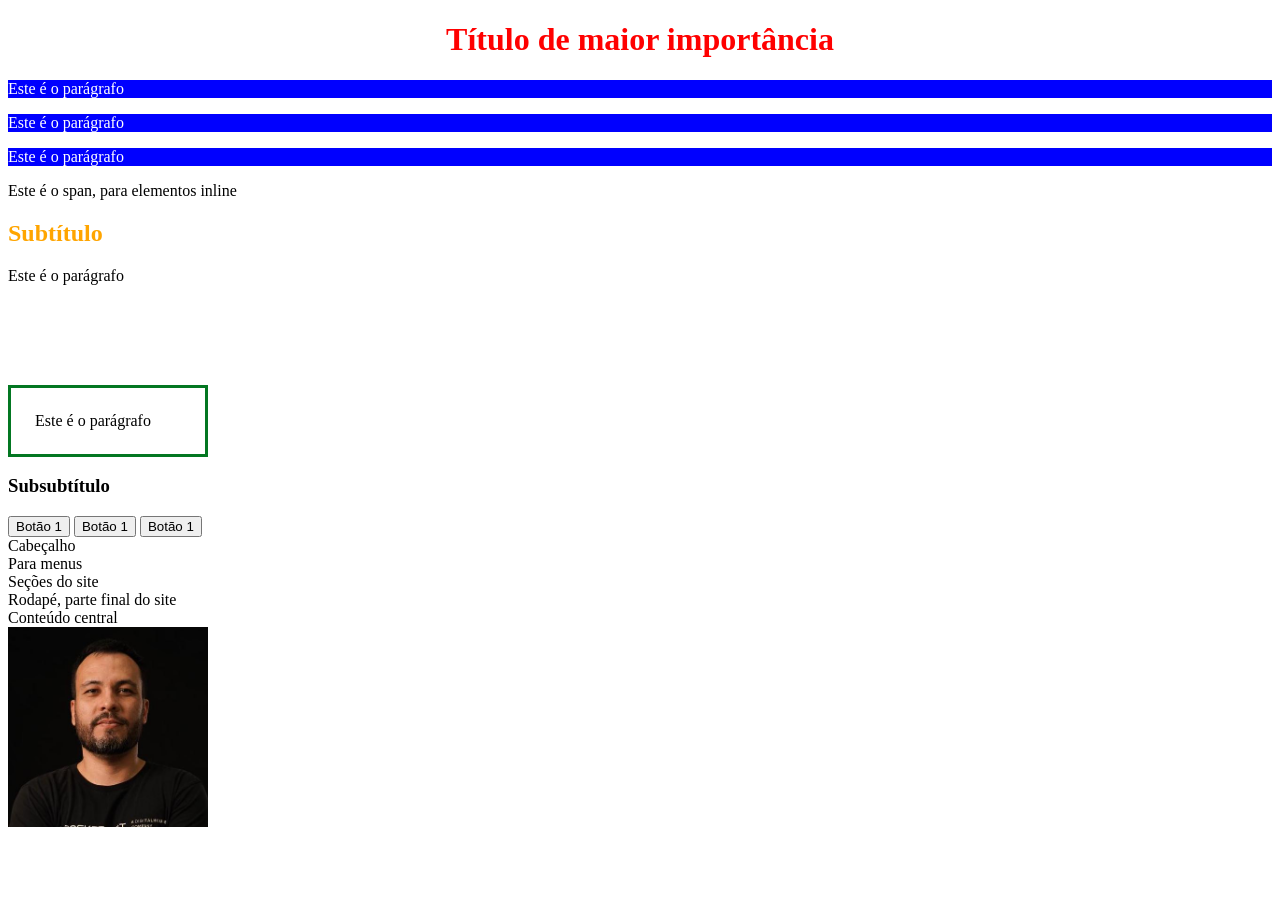
<file: aula-02/index.html>
<!doctype html>
<html lang="pt-br">
  <head>
    <meta charset="UTF-8" />
    <meta name="viewport" content="width=device-width, initial-scale=1.0" />
    <title>Aula 2 - Front-end</title>
    <link rel="stylesheet" href="estilo.css" />
    <style>
      /* .container p {
        background-color: blue;
        color: white;
      }

      h2 {
        color: orange;
      }

      .destaque {
        border: 3px dashed red;
      } */
    </style>
  </head>
  <body>
    <div class="container">
      <h1 style="color: red; text-align: center">
        Título de maior <span>importância</span>
      </h1>
      <p>Este é o parágrafo</p>
      <p>Este é o parágrafo</p>
      <p>Este é o parágrafo</p>
      <span>Este é o span, para elementos inline</span>
    </div>
    <h2>Subtítulo</h2>
    <p>Este é o parágrafo</p>
    <p class="destaque">Este é o parágrafo</p>
    <h3>Subsubtítulo</h3>
    <div>
      <button>Botão 1</button>
      <button>Botão 1</button>
      <button>Botão 1</button>
    </div>

    <header>Cabeçalho</header>
    <nav>Para menus</nav>
    <section>Seções do site</section>
    <footer>Rodapé, parte final do site</footer>
    <main>Conteúdo central</main>
    <!-- <img src="https://avatars.githubusercontent.com/u/50876157?v=4" alt="" /> -->
    <img src="./thiago.jpeg" alt="Foto de perfil do Thiago" width="200" />
  </body>
</html>
</file>
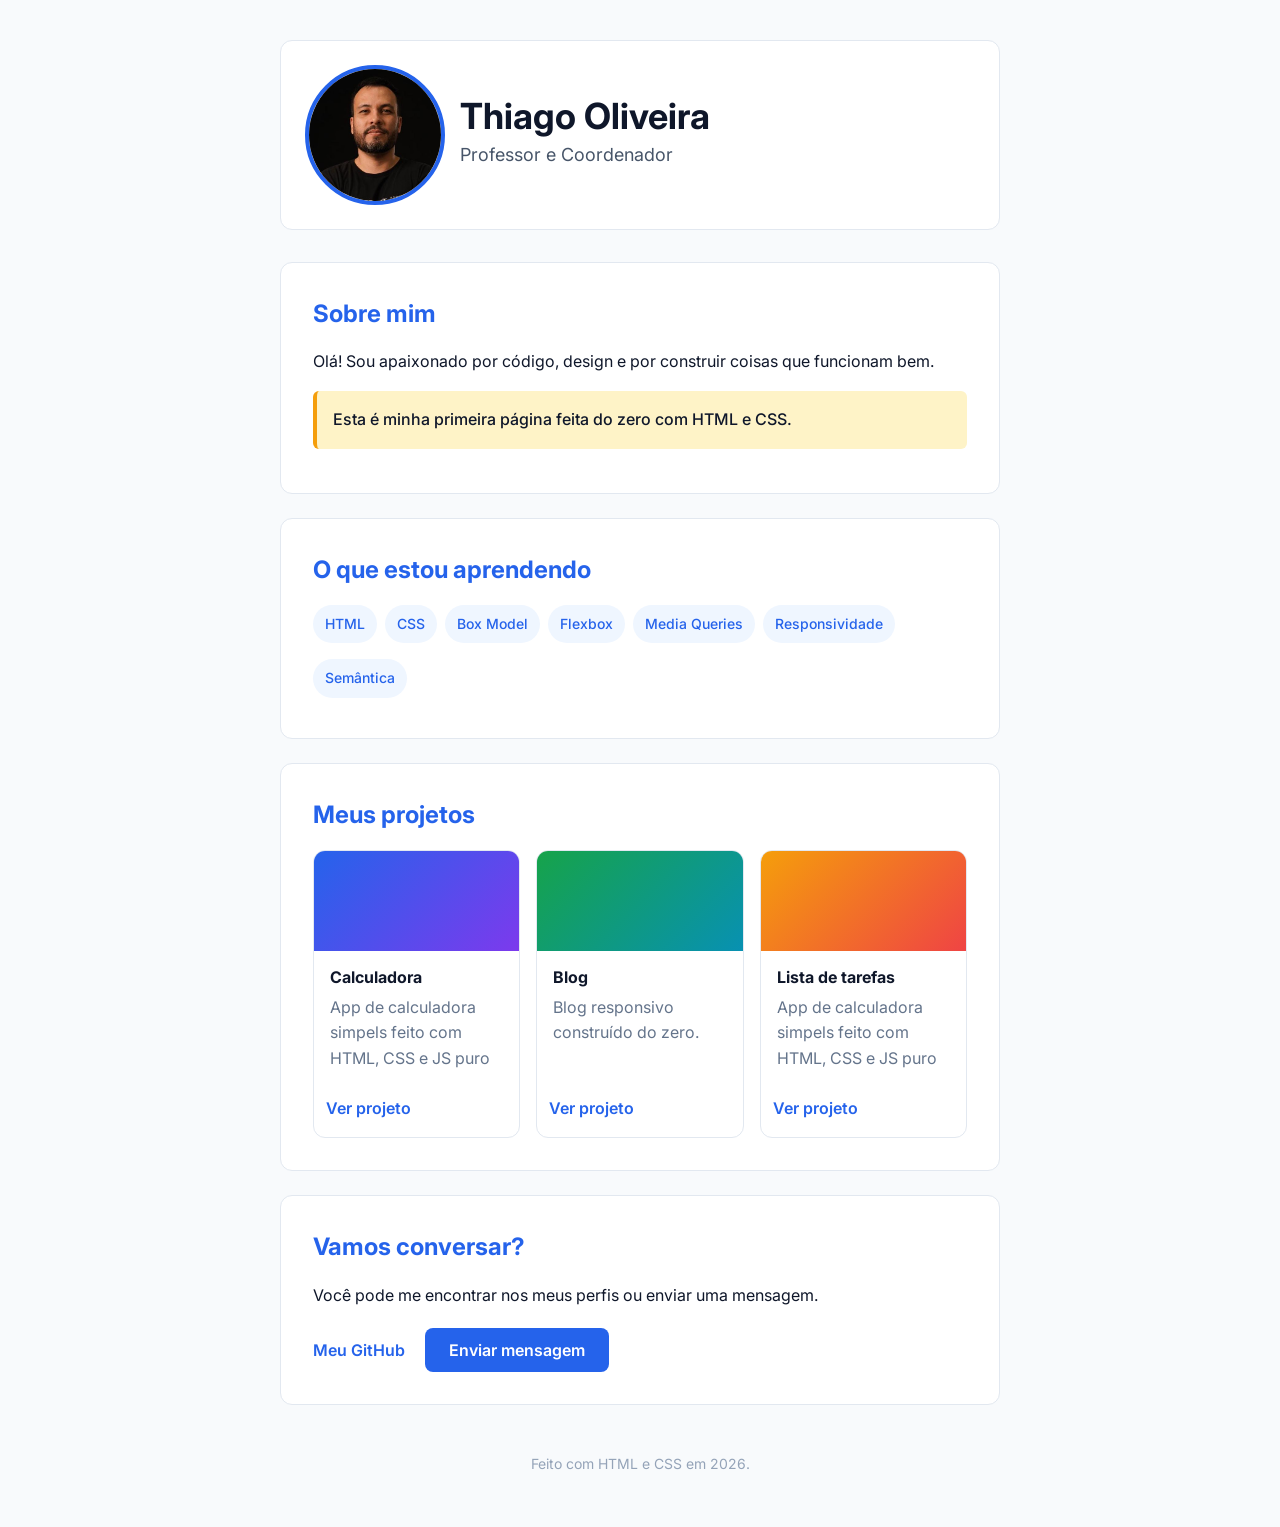
<file: aula-03/index.html>
<!doctype html>
<html lang="pt-BR">
  <head>
    <meta charset="UTF-8" />
    <title>Thiago Oliveira · Sobre mim</title>
    <link rel="preconnect" href="https://fonts.googleapis.com" />
    <link rel="preconnect" href="https://fonts.gstatic.com" crossorigin />
    <link
      href="https://fonts.googleapis.com/css2?family=Inter:wght@400;500;600;700&display=swap"
      rel="stylesheet"
    />
    <link rel="stylesheet" href="./estilo.css" />
  </head>
  <body>
    <header>
      <img src="./images/thiago.jpeg" alt="Foto de Thiago Oliveira" />
      <div>
        <h1>Thiago Oliveira</h1>
        <p class="cargo">Professor e Coordenador</p>
      </div>
    </header>

    <main>
      <section>
        <h2>Sobre mim</h2>
        <p>
          Olá! Sou apaixonado por código, design e por construir coisas que
          funcionam bem.
        </p>
        <p class="destaque">
          Esta é minha primeira página feita do zero com HTML e CSS.
        </p>
      </section>

      <section class="skills">
        <h2>O que estou aprendendo</h2>
        <ul>
          <li>HTML</li>
          <li>CSS</li>
          <li>Box Model</li>
          <li>Flexbox</li>
          <li>Media Queries</li>
          <li>Responsividade</li>
          <li>Semântica</li>
        </ul>
      </section>

      <section>
        <h2>Meus projetos</h2>
        <div class="projetos">
          <article>
            <div class="projeto-imagem projeto-1"></div>
            <h3>Calculadora</h3>
            <p>App de calculadora simpels feito com HTML, CSS e JS puro</p>
            <a href="#">Ver projeto</a>
          </article>

          <article>
            <div class="projeto-imagem projeto-2"></div>
            <h3>Blog</h3>
            <p>Blog responsivo construído do zero.</p>
            <a href="#">Ver projeto</a>
          </article>

          <article>
            <div class="projeto-imagem projeto-3"></div>
            <h3>Lista de tarefas</h3>
            <p>App de calculadora simpels feito com HTML, CSS e JS puro</p>
            <a href="#">Ver projeto</a>
          </article>
        </div>
      </section>

      <section>
        <h2>Vamos conversar?</h2>
        <p>Você pode me encontrar nos meus perfis ou enviar uma mensagem.</p>
        <a href="https://github.com/thiagobraddock">Meu GitHub</a>
        <button>Enviar mensagem</button>
      </section>
    </main>

    <footer>
      <p>Feito com HTML e CSS em 2026.</p>
    </footer>
  </body>
</html>
</file>
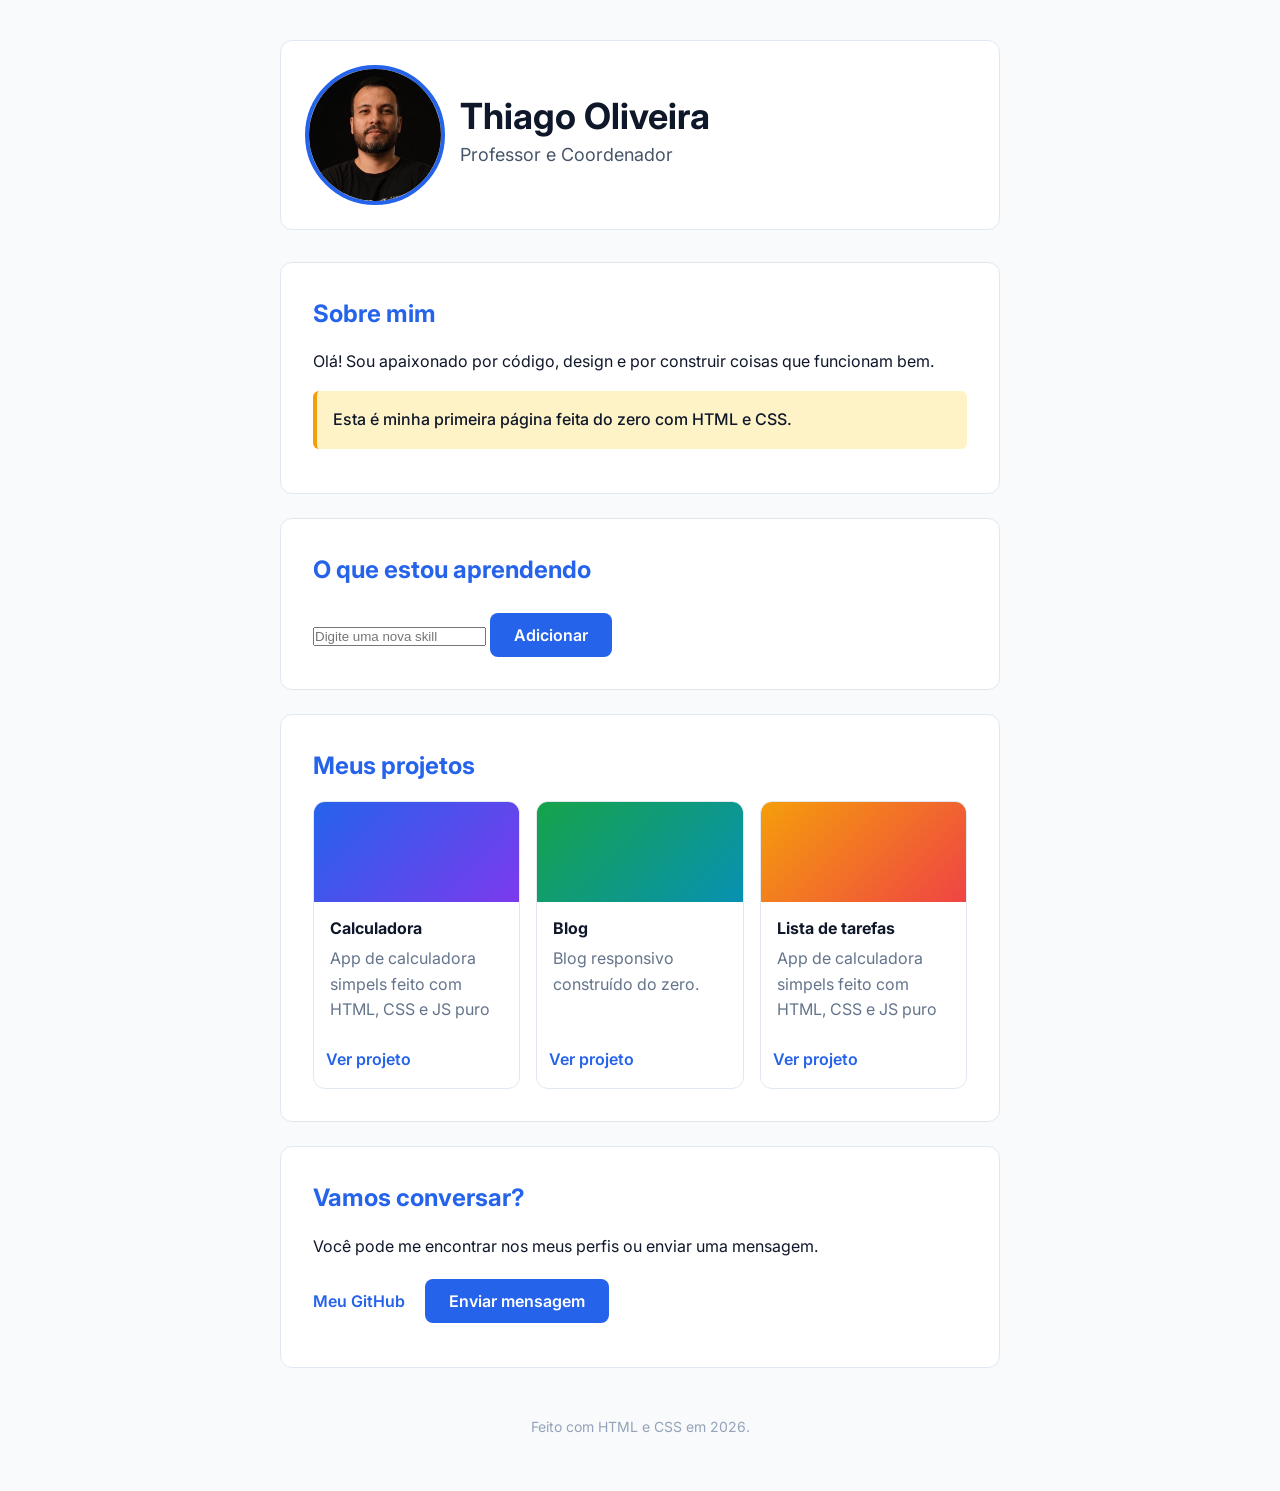
<file: aula-05/index.html>
<!doctype html>
<html lang="pt-BR">
  <head>
    <meta charset="UTF-8" />
    <title>Thiago Oliveira · Sobre mim</title>
    <link rel="preconnect" href="https://fonts.googleapis.com" />
    <link rel="preconnect" href="https://fonts.gstatic.com" crossorigin />
    <link
      href="https://fonts.googleapis.com/css2?family=Inter:wght@400;500;600;700&display=swap"
      rel="stylesheet"
    />
    <link rel="stylesheet" href="./estilo.css" />
  </head>
  <body>
    <header>
      <img src="./images/thiago.jpeg" alt="Foto de Thiago Oliveira" />
      <div>
        <h1>Thiago Oliveira</h1>
        <p class="cargo">Professor e Coordenador</p>
      </div>
    </header>

    <main>
      <section>
        <h2>Sobre mim</h2>
        <p>
          Olá! Sou apaixonado por código, design e por construir coisas que
          funcionam bem.
        </p>
        <p class="destaque">
          Esta é minha primeira página feita do zero com HTML e CSS.
        </p>
      </section>

      <!-- <section class="skills">
        <h2>O que estou aprendendo</h2>
        <ul>
          <li>HTML</li>
          <li>CSS</li>
          <li>Box Model</li>
          <li>Flexbox</li>
          <li>Media Queries</li>
          <li>Responsividade</li>
          <li>Semântica</li>
        </ul>
      </section> -->
      <section class="skills">
        <h2>O que estou aprendendo</h2>

        <ul class="lista-skills"></ul>

        <form class="form-skill">
          <input
            class="input-skill"
            id="nova-skill"
            type="text"
            placeholder="Digite uma nova skill"
            required
          />

          <button type="submit">Adicionar</button>
        </form>
      </section>

      <section>
        <h2>Meus projetos</h2>
        <div class="projetos">
          <article>
            <div class="projeto-imagem projeto-1"></div>
            <h3>Calculadora</h3>
            <p>App de calculadora simpels feito com HTML, CSS e JS puro</p>
            <a href="#">Ver projeto</a>
          </article>

          <article>
            <div class="projeto-imagem projeto-2"></div>
            <h3>Blog</h3>
            <p>Blog responsivo construído do zero.</p>
            <a href="#">Ver projeto</a>
          </article>

          <article>
            <div class="projeto-imagem projeto-3"></div>
            <h3>Lista de tarefas</h3>
            <p>App de calculadora simpels feito com HTML, CSS e JS puro</p>
            <a href="#">Ver projeto</a>
          </article>
        </div>
      </section>

      <section>
        <h2>Vamos conversar?</h2>
        <p>Você pode me encontrar nos meus perfis ou enviar uma mensagem.</p>
        <a href="https://github.com/thiagobraddock">Meu GitHub</a>
        <button class="btn-mensagem">Enviar mensagem</button>

        <!-- adição do formulário para a aula -->
        <form class="formulario-contato escondido">
          <label>Nome</label>
          <input type="text" class="input-nome" />

          <label>Email</label>
          <input type="email" class="input-email" />

          <label>Mensagem</label>
          <textarea class="input-mensagem"></textarea>

          <button type="submit">Enviar</button>
        </form>

        <p class="feedback"></p>
        <!-- fim do form -->
      </section>
    </main>

    <footer>
      <p>Feito com HTML e CSS em 2026.</p>
    </footer>
    <script src="./script.js"></script>
  </body>
</html>
</file>
<file: aula-02/estilo.css>
* {
  box-sizing: border-box;
}

.container p {
  background-color: blue;
  color: white;
}

h2 {
  color: orange;
}

.destaque {
  border: 3px solid rgb(3, 119, 34);
  padding: 24px;
  margin-top: 100px;
  width: 200px;
}
</file>
<file: aula-03/estilo.css>
/* ===== Reset universal ===== */
/* Zera margens e paddings padrão do navegador
       e padroniza o cálculo de tamanho dos elementos */
* {
  margin: 0;
  padding: 0;
  box-sizing: border-box;
}

/* ===== Base do documento ===== */
body {
  font-family: 'Inter', system-ui, sans-serif;
  background: #f8fafc;
  color: #0f172a;
  padding: 40px 20px;
  line-height: 1.6;
}

/* ===== Cabeçalho centralizado ===== */
header {
  display: flex;
  align-items: center;
  gap: 15px;
  background-color: white;
  border: 1px solid #e2e8f0;
  border-radius: 12px;
  max-width: 720px;
  margin: 0 auto 32px auto;
  /* top right bottom left */
  padding: 24px;
}

header h1 {
  margin-bottom: -4px;
}

header img {
  width: 140px; /*largura*/
  height: 140px; /*altura */
  border-radius: 50%;
  border: 4px solid #2563eb;
  object-fit: cover;
}

h1 {
  font-size: 36px;
  margin-bottom: 8px;
}

.cargo {
  color: #475569;
  font-size: 18px;
}

/* ===== Conteúdo principal centralizado ===== */
main {
  max-width: 720px;
  margin: 0 auto;
}

/* ===== Cada bloco vira um card ===== */
section {
  background: white;
  padding: 32px;
  border: 1px solid #e2e8f0;
  border-radius: 12px;
  margin-bottom: 24px;
}

h2 {
  font-size: 24px;
  color: #2563eb;
  margin-bottom: 16px;
}

p {
  margin-bottom: 12px;
}

/* ===== Parágrafo destacado ===== */
.destaque {
  background: #fef3c7;
  padding: 16px;
  border-left: 4px solid #f59e0b;
  border-radius: 6px;
  font-weight: 500;
  margin-top: 16px;
}

/* ===== Lista ===== */
ul {
  padding-left: 24px;
}

ul li {
  margin-bottom: 8px;
}

/* ===== Link ===== */
a {
  color: #2563eb;
  text-decoration: none;
  font-weight: 600;
  display: inline-block;
  margin-right: 16px;
  margin-top: 8px;
}

a:hover {
  text-decoration: underline;
}

/* ===== Botão ===== */
button {
  background: #2563eb;
  color: white;
  border: none;
  padding: 12px 24px;
  font-size: 16px;
  border-radius: 8px;
  cursor: pointer;
  font-family: inherit;
  font-weight: 600;
  margin-top: 8px;
}

button:hover {
  background: #1d4ed8;
}

/* ===== Rodapé ===== */
footer {
  text-align: center;
  margin-top: 48px;
  color: #94a3b8;
  font-size: 14px;
}

/* SKILLS */
.skills ul {
  display: flex;
  list-style-type: none;
  gap: 8px;
  flex-wrap: wrap;
  padding: 0;
  /* responsavel por "quebrar"a linha qdo não existe mais espaço */
}

.skills ul li {
  background-color: #eff6ff;
  color: #2563eb;
  padding: 8px 12px;
  border-radius: 999px;
  font-size: 14px;
  font-weight: 500;
}

.projetos {
  display: flex;
  gap: 16px;
  flex-wrap: wrap;
}

.projetos article {
  background: white;
  flex: 1;
  min-width: 180px;
  border: 1px solid #e2e8f0;
  border-radius: 12px;
  display: flex;
  flex-direction: column;
  overflow: hidden;
}

.projetos .projeto-imagem {
  height: 100px;
}

.projeto-1 {
  background: linear-gradient(135deg, #2563eb, #7c3aed);
}
.projeto-2 {
  background: linear-gradient(135deg, #16a34a, #0891b2);
}
.projeto-3 {
  background: linear-gradient(135deg, #f59e0b, #ef4444);
}

.projetos article h3 {
  font-size: 16px;
  padding: 14px 16px 4px 16px;
}

.projetos article p {
  padding: 0 16px;
  color: #64748b;
  flex-grow: 1;
  /* fazer os p se "esticarem" e ficarem todos no mesmo tamanho */
}

.projetos article a {
  margin: 12px 16px 16px 12px;
  color: #2563eb;
  text-decoration: none;
  font-weight: 600;
}
.projetos article a:hover {
  text-decoration: underline;
}
</file>
<file: aula-05/estilo.css>
/* ===== Reset universal ===== */
/* Zera margens e paddings padrão do navegador
       e padroniza o cálculo de tamanho dos elementos */
* {
  margin: 0;
  padding: 0;
  box-sizing: border-box;
}

/* ===== Base do documento ===== */
body {
  font-family: 'Inter', system-ui, sans-serif;
  background: #f8fafc;
  color: #0f172a;
  padding: 40px 20px;
  line-height: 1.6;
}

/* ===== Cabeçalho centralizado ===== */
header {
  display: flex;
  align-items: center;
  gap: 15px;
  background-color: white;
  border: 1px solid #e2e8f0;
  border-radius: 12px;
  max-width: 720px;
  margin: 0 auto 32px auto;
  /* top right bottom left */
  padding: 24px;
}

header h1 {
  margin-bottom: -4px;
}

header img {
  width: 140px; /*largura*/
  height: 140px; /*altura */
  border-radius: 50%;
  border: 4px solid #2563eb;
  object-fit: cover;
}

h1 {
  font-size: 36px;
  margin-bottom: 8px;
}

.cargo {
  color: #475569;
  font-size: 18px;
}

/* ===== Conteúdo principal centralizado ===== */
main {
  max-width: 720px;
  margin: 0 auto;
}

/* ===== Cada bloco vira um card ===== */
section {
  background: white;
  padding: 32px;
  border: 1px solid #e2e8f0;
  border-radius: 12px;
  margin-bottom: 24px;
}

h2 {
  font-size: 24px;
  color: #2563eb;
  margin-bottom: 16px;
}

p {
  margin-bottom: 12px;
}

/* ===== Parágrafo destacado ===== */
.destaque {
  background: #fef3c7;
  padding: 16px;
  border-left: 4px solid #f59e0b;
  border-radius: 6px;
  font-weight: 500;
  margin-top: 16px;
}

/* ===== Lista ===== */
ul {
  padding-left: 24px;
}

ul li {
  margin-bottom: 8px;
}

/* ===== Link ===== */
a {
  color: #2563eb;
  text-decoration: none;
  font-weight: 600;
  display: inline-block;
  margin-right: 16px;
  margin-top: 8px;
}

a:hover {
  text-decoration: underline;
}

/* ===== Botão ===== */
button {
  background: #2563eb;
  color: white;
  border: none;
  padding: 12px 24px;
  font-size: 16px;
  border-radius: 8px;
  cursor: pointer;
  font-family: inherit;
  font-weight: 600;
  margin-top: 8px;
}

button:hover {
  background: #1d4ed8;
}

/* ===== Rodapé ===== */
footer {
  text-align: center;
  margin-top: 48px;
  color: #94a3b8;
  font-size: 14px;
}

/* SKILLS */
.skills ul {
  display: flex;
  list-style-type: none;
  gap: 8px;
  flex-wrap: wrap;
  padding: 0;
  /* responsavel por "quebrar"a linha qdo não existe mais espaço */
}

.skills ul li {
  background-color: #eff6ff;
  color: #2563eb;
  padding: 8px 12px;
  border-radius: 999px;
  font-size: 14px;
  font-weight: 500;
}

.projetos {
  display: flex;
  gap: 16px;
  flex-wrap: wrap;
}

.projetos article {
  background: white;
  flex: 1;
  min-width: 180px;
  border: 1px solid #e2e8f0;
  border-radius: 12px;
  display: flex;
  flex-direction: column;
  overflow: hidden;
}

.projetos .projeto-imagem {
  height: 100px;
}

.projeto-1 {
  background: linear-gradient(135deg, #2563eb, #7c3aed);
}
.projeto-2 {
  background: linear-gradient(135deg, #16a34a, #0891b2);
}
.projeto-3 {
  background: linear-gradient(135deg, #f59e0b, #ef4444);
}

.projetos article h3 {
  font-size: 16px;
  padding: 14px 16px 4px 16px;
}

.projetos article p {
  padding: 0 16px;
  color: #64748b;
  flex-grow: 1;
  /* fazer os p se "esticarem" e ficarem todos no mesmo tamanho */
}

.projetos article a {
  margin: 12px 16px 16px 12px;
  color: #2563eb;
  text-decoration: none;
  font-weight: 600;
}
.projetos article a:hover {
  text-decoration: underline;
}

/* === Formulário de contato · Aula 4 === */

.formulario-contato {
  margin-top: 24px;
  padding-top: 24px;
  border-top: 1px solid #e2e8f0;
  display: flex;
  flex-direction: column;
  gap: 12px;
}

.formulario-contato input,
.formulario-contato textarea {
  padding: 12px;
  border: 1px solid #e2e8f0;
  border-radius: 8px;
  font-family: inherit;
  font-size: 14px;
}

.formulario-contato textarea {
  min-height: 100px;
  resize: vertical;
}

.formulario-contato button {
  align-self: flex-start;
  margin-top: 0;
}

.escondido {
  display: none;
}

.feedback-sucesso {
  margin-top: 16px;
  padding: 12px 16px;
  background-color: #dcfce7;
  color: #166534;
  border: 1px solid #86efac;
  border-radius: 8px;

  display: flex;
  justify-content: space-between;
  align-items: center;
  gap: 16px;
}

.fechar-feedback {
  background: transparent;
  border: none;

  width: 24px;
  height: 24px;

  display: flex;
  align-items: center;
  justify-content: center;

  color: #166534;
  font-size: 20px;
  font-weight: bold;
  cursor: pointer;

  padding: 0;
  margin: 0;
  line-height: 1;
}
</file>
